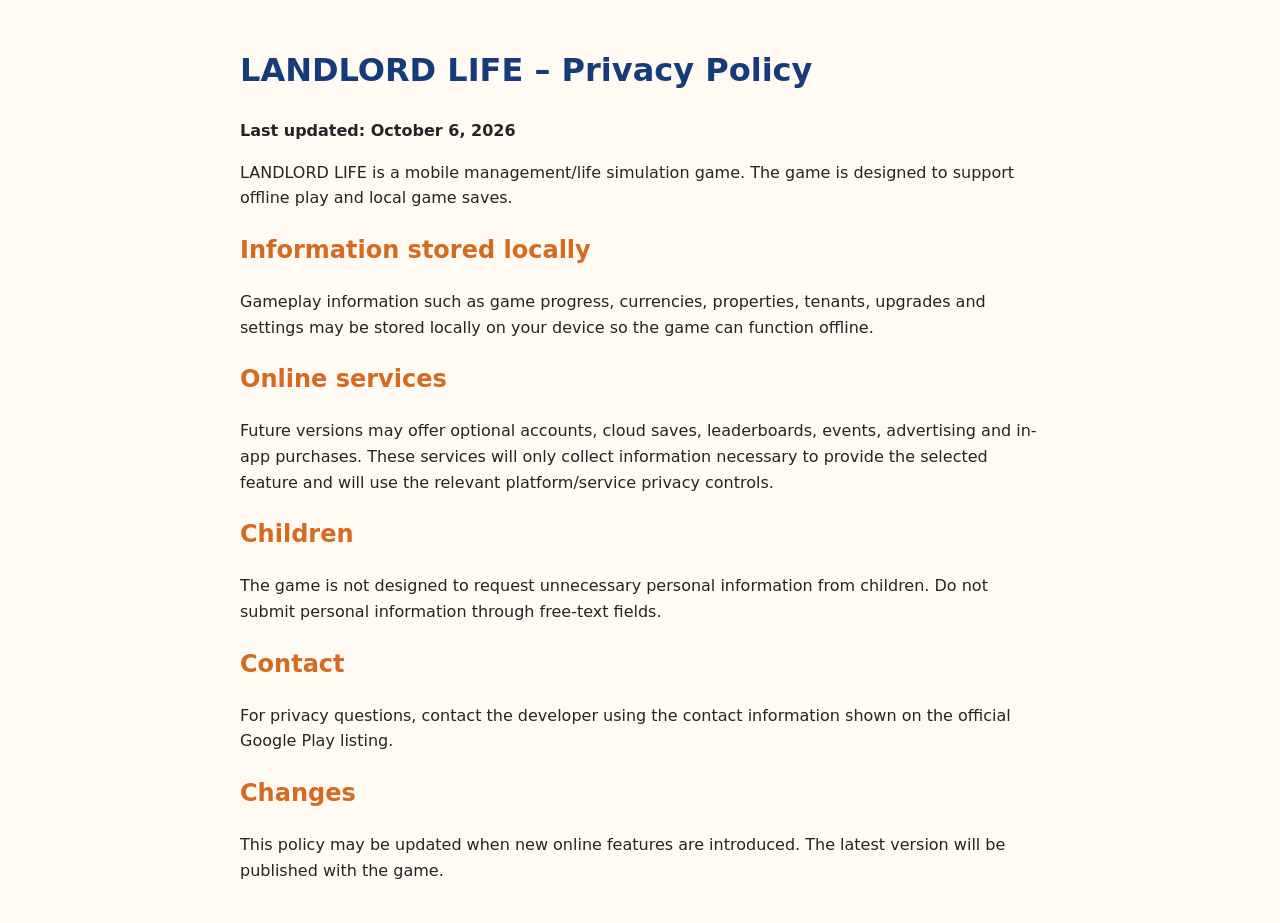
<file: privacy.html>
<!doctype html><html><head><meta charset="utf-8"><meta name="viewport" content="width=device-width,initial-scale=1"><title>LANDLORD LIFE – Privacy Policy</title><style>body{font-family:system-ui,sans-serif;max-width:800px;margin:auto;padding:24px;line-height:1.6;background:#fffaf2;color:#242424}h1{color:#173b7a}h2{color:#d66a20}</style></head><body><h1>LANDLORD LIFE – Privacy Policy</h1><p><strong>Last updated: October 6, 2026</strong></p><p>LANDLORD LIFE is a mobile management/life simulation game. The game is designed to support offline play and local game saves.</p><h2>Information stored locally</h2><p>Gameplay information such as game progress, currencies, properties, tenants, upgrades and settings may be stored locally on your device so the game can function offline.</p><h2>Online services</h2><p>Future versions may offer optional accounts, cloud saves, leaderboards, events, advertising and in-app purchases. These services will only collect information necessary to provide the selected feature and will use the relevant platform/service privacy controls.</p><h2>Children</h2><p>The game is not designed to request unnecessary personal information from children. Do not submit personal information through free-text fields.</p><h2>Contact</h2><p>For privacy questions, contact the developer using the contact information shown on the official Google Play listing.</p><h2>Changes</h2><p>This policy may be updated when new online features are introduced. The latest version will be published with the game.</p></body></html>
</file>
